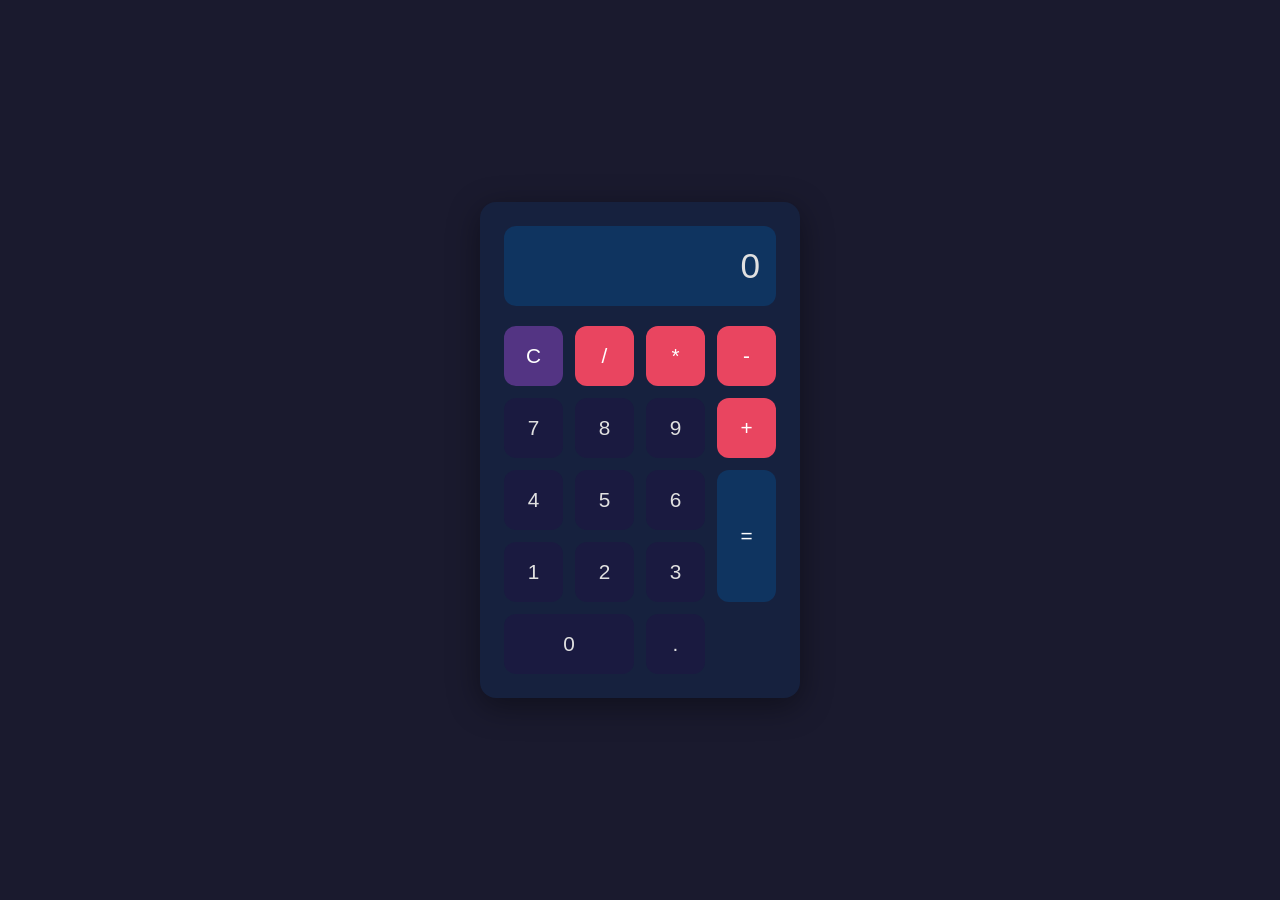
<file: LabTask3JS/index.html>
<!DOCTYPE html>
<html lang="en">
<head>
    <meta charset="UTF-8">
    <meta name="viewport" content="width=device-width, initial-scale=1.0">
    <title>Simple Calculator</title>
    <link rel="stylesheet" href="style.css">
</head>
<body>
    <div class="calculator">
        <div class="display" id="display">0</div>
        <div class="buttons">
            <button class="btn clear" onclick="clearDisplay()">C</button>
            <button class="btn operator" onclick="appendToDisplay('/')">/</button>
            <button class="btn operator" onclick="appendToDisplay('*')">*</button>
            <button class="btn operator" onclick="appendToDisplay('-')">-</button>

            <button class="btn number" onclick="appendToDisplay('7')">7</button>
            <button class="btn number" onclick="appendToDisplay('8')">8</button>
            <button class="btn number" onclick="appendToDisplay('9')">9</button>
            <button class="btn operator" onclick="appendToDisplay('+')">+</button>

            <button class="btn number" onclick="appendToDisplay('4')">4</button>
            <button class="btn number" onclick="appendToDisplay('5')">5</button>
            <button class="btn number" onclick="appendToDisplay('6')">6</button>
            <button class="btn equals" onclick="calculate()">=</button>

            <button class="btn number" onclick="appendToDisplay('1')">1</button>
            <button class="btn number" onclick="appendToDisplay('2')">2</button>
            <button class="btn number" onclick="appendToDisplay('3')">3</button>
            <button class="btn number zero" onclick="appendToDisplay('0')">0</button>
            <button class="btn number" onclick="appendToDisplay('.')">.</button>
        </div>
    </div>
    <script src="script.js"></script>
</body>
</html>
</file>
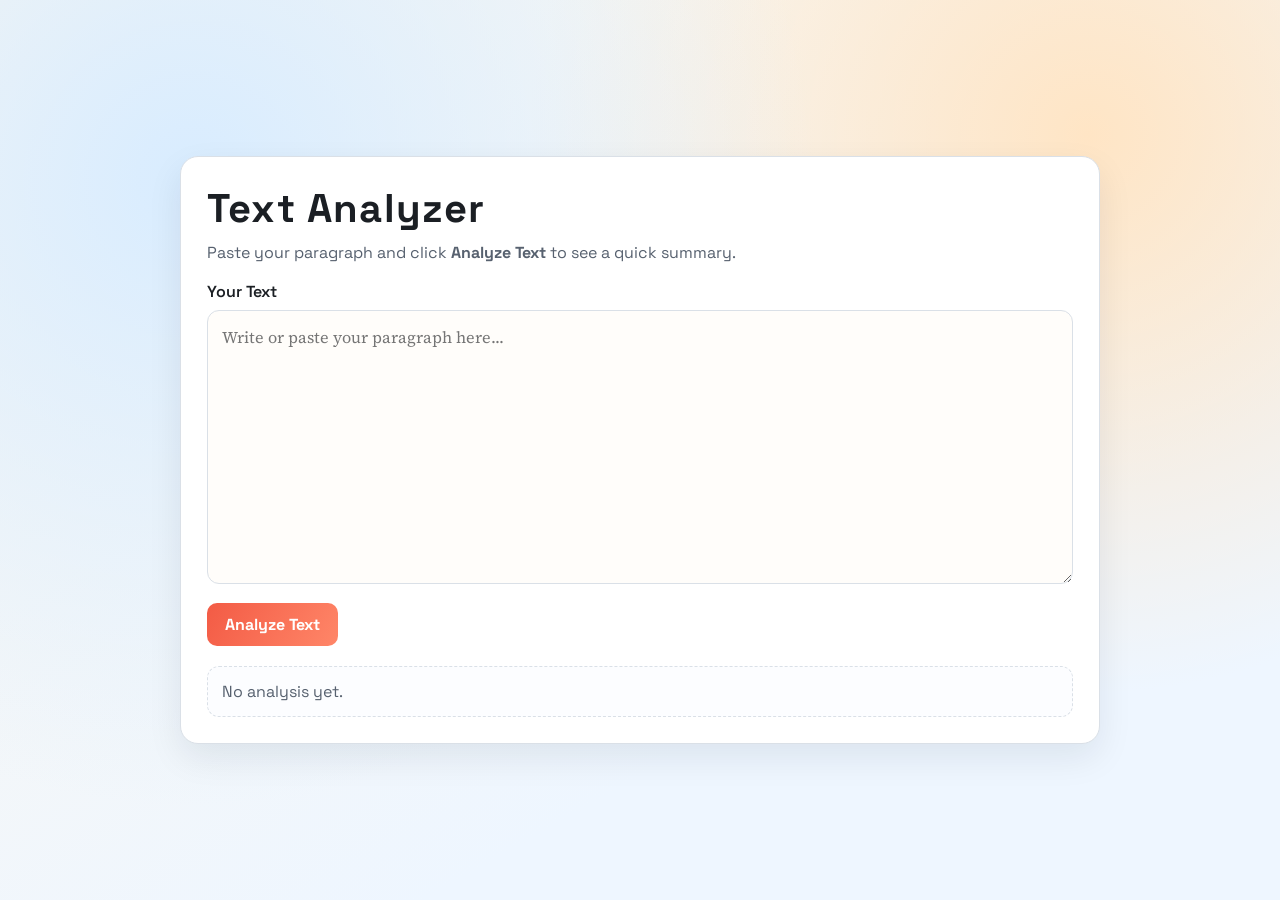
<file: LabTask5TextAnalyzer/index.html>
<!DOCTYPE html>
<html lang="en">
  <head>
    <meta charset="UTF-8" />
    <meta name="viewport" content="width=device-width, initial-scale=1.0" />
    <title>Lab Task 05 - Text Analyzer</title>
    <link rel="preconnect" href="https://fonts.googleapis.com" />
    <link rel="preconnect" href="https://fonts.gstatic.com" crossorigin />
    <link
      href="https://fonts.googleapis.com/css2?family=Space+Grotesk:wght@400;600;700&family=Source+Serif+4:opsz,wght@8..60,500&display=swap"
      rel="stylesheet"
    />
    <link rel="stylesheet" href="styles.css" />
  </head>
  <body>
    <main class="container">
      <section class="card">
        <h1>Text Analyzer</h1>
        <p class="subtitle">
          Paste your paragraph and click <strong>Analyze Text</strong> to see a quick summary.
        </p>

        <label for="inputText" class="label">Your Text</label>
        <textarea
          id="inputText"
          placeholder="Write or paste your paragraph here..."
          rows="10"
        ></textarea>

        <button id="analyzeBtn" type="button">Analyze Text</button>

        <div id="result" class="result" aria-live="polite">
          <p class="result-message">No analysis yet.</p>
        </div>
      </section>
    </main>

    <script src="script.js"></script>
  </body>
</html>
</file>
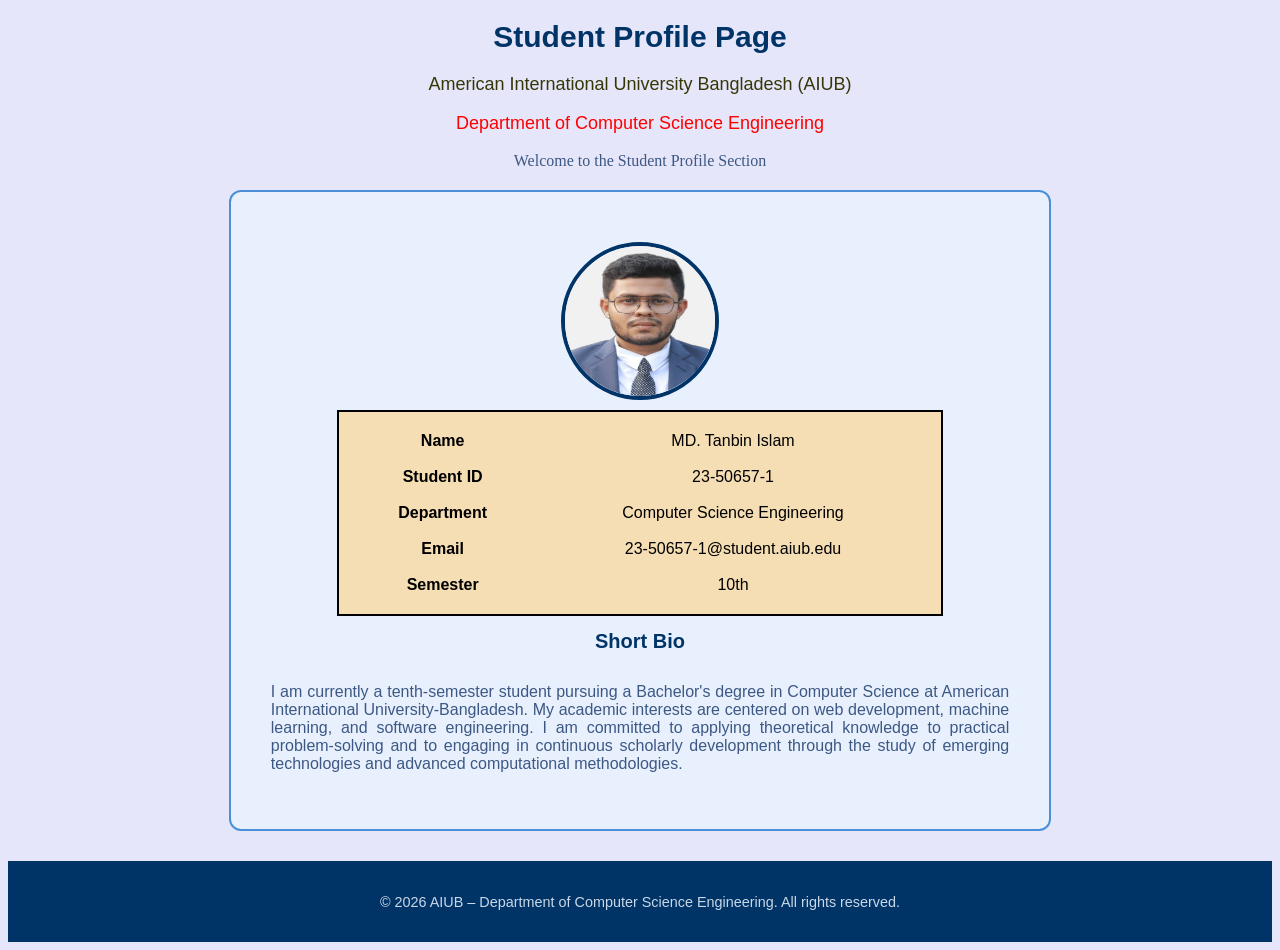
<file: LabTask1CSS/profile.html>
<!DOCTYPE html>
<html>
<head>
    <title>Student Profile Page</title>
    <link rel="stylesheet" href="style.css">
</head>
<body>

    <!-- Header -->
    <h1 align="center">Student Profile Page</h1>
    <p id="subtitle">American International University Bangladesh (AIUB)</p>
    <p class="dept">Department of Computer Science Engineering</p>
    <p style="color: rgb(60, 88, 131); text-align: center;">Welcome to the Student Profile Section</p>

    <!-- Profile Section -->
    <div class="profile-section">

        <img src="photo_2026-02-22_11-28-52.jpg" alt="Student Photo" id="profile-photo">

        <table>
            <tr>
                <td><strong>Name</strong></td>
                <td>MD. Tanbin Islam</td>
            </tr>
            <tr>
                <td><strong>Student ID</strong></td>
                <td>23-50657-1</td>
            </tr>
            <tr>
                <td><strong>Department</strong></td>
                <td>Computer Science Engineering</td>
            </tr>
            <tr>
                <td><strong>Email</strong></td>
                <td>23-50657-1@student.aiub.edu</td>
            </tr>
            <tr>
                <td><strong>Semester</strong></td>
                <td>10th</td>
            </tr>
        </table>

        <p id="bio-heading">Short Bio</p>
        <p class="bio">
            I am currently a tenth-semester student pursuing a Bachelor's degree in Computer Science
            at American International University-Bangladesh. My academic interests are centered on
            web development, machine learning, and software engineering. I am committed to applying
            theoretical knowledge to practical problem-solving and to engaging in continuous scholarly
            development through the study of emerging technologies and advanced computational methodologies.
        </p>

    </div>

    <!-- Footer -->
    <div class="footer">
        <p>&copy; 2026 AIUB &ndash; Department of Computer Science Engineering. All rights reserved.</p>
    </div>

</body>
</html>
</file>
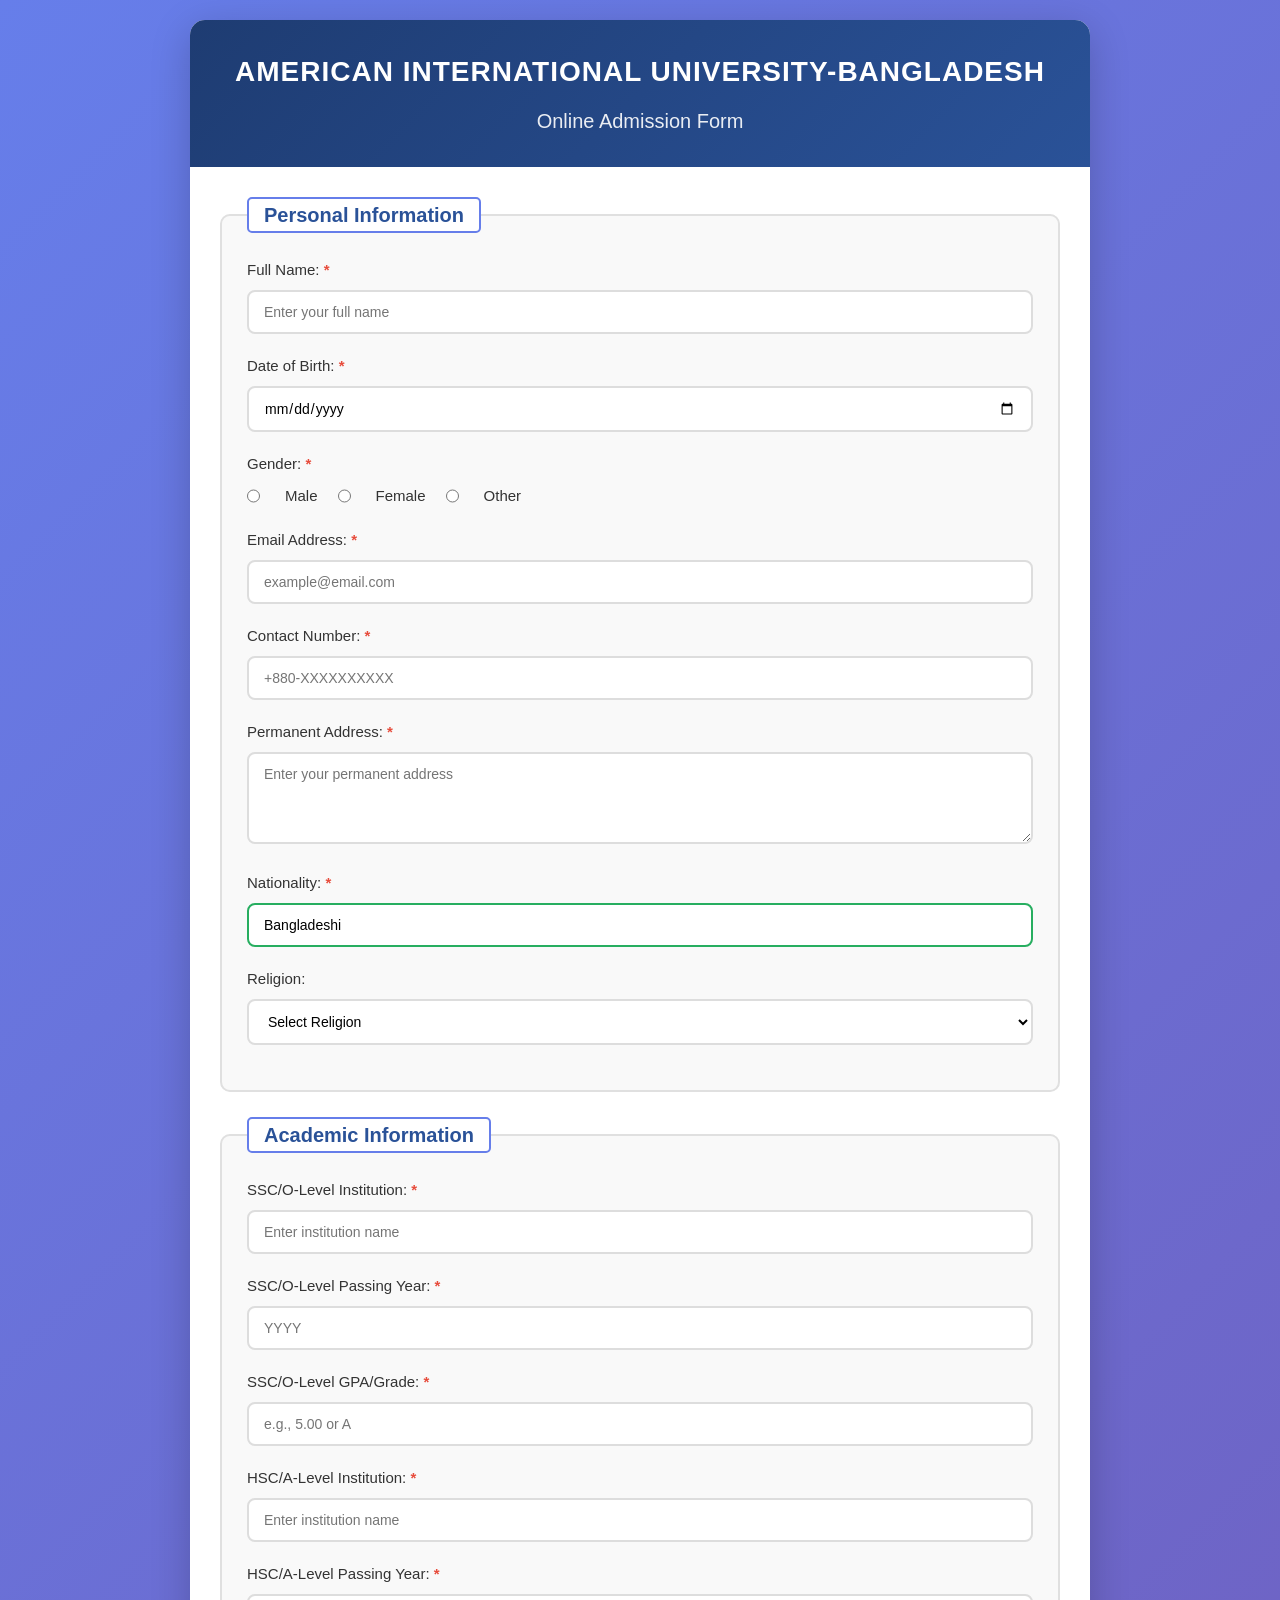
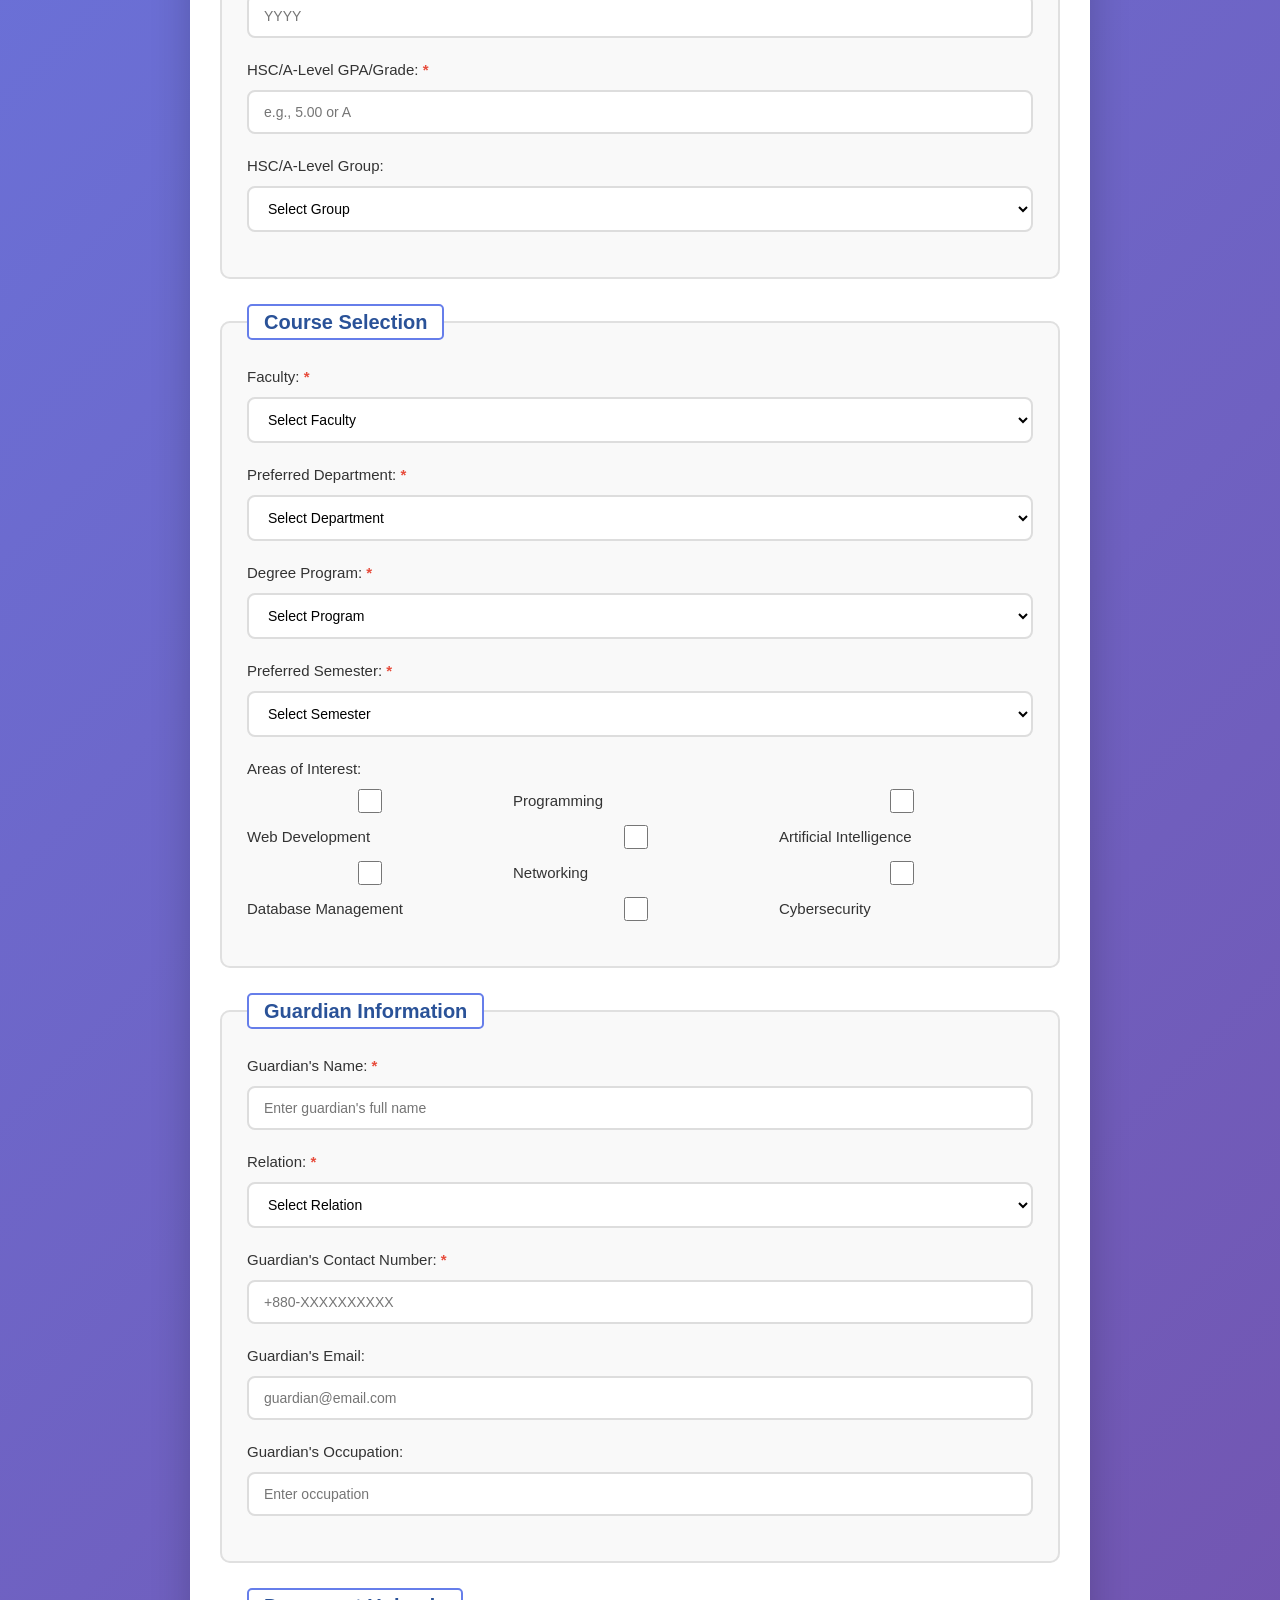
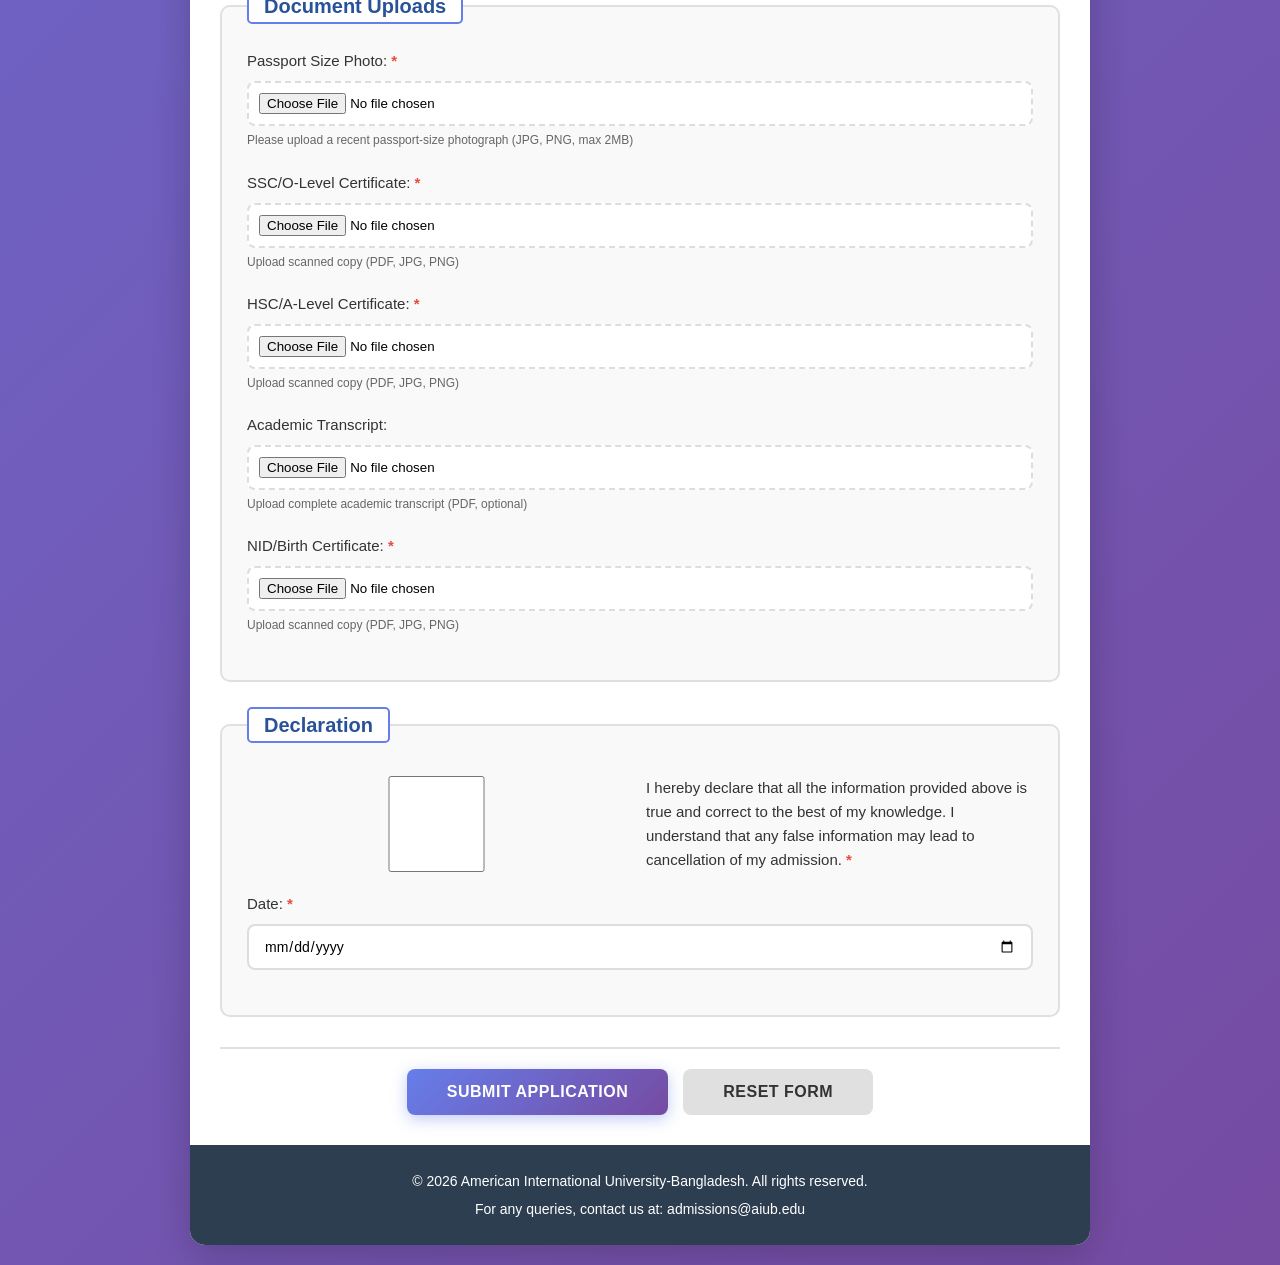
<file: LabTask2Html/admission-form.html>
<!DOCTYPE html>
<html lang="en">
<head>
    <meta charset="UTF-8">
    <meta name="viewport" content="width=device-width, initial-scale=1.0">
    <title>University Admission Form - AIUB</title>
    <link rel="stylesheet" href="styles.css">
</head>
<body>
    <div class="container">
        <header>
            <h1>American International University-Bangladesh</h1>
            <h2>Online Admission Form</h2>
        </header>

        <form action="#" method="post" enctype="multipart/form-data">
            
            <!-- Personal Information Section -->
            <fieldset>
                <legend>Personal Information</legend>
                
                <div class="form-group">
                    <label for="fullName">Full Name: <span class="required">*</span></label>
                    <input type="text" id="fullName" name="fullName" required maxlength="100" placeholder="Enter your full name">
                </div>

                <div class="form-group">
                    <label for="dob">Date of Birth: <span class="required">*</span></label>
                    <input type="date" id="dob" name="dob" required>
                </div>

                <div class="form-group">
                    <label>Gender: <span class="required">*</span></label>
                    <div class="radio-group">
                        <input type="radio" id="male" name="gender" value="male" required>
                        <label for="male">Male</label>
                        
                        <input type="radio" id="female" name="gender" value="female" required>
                        <label for="female">Female</label>
                        
                        <input type="radio" id="other" name="gender" value="other" required>
                        <label for="other">Other</label>
                    </div>
                </div>

                <div class="form-group">
                    <label for="email">Email Address: <span class="required">*</span></label>
                    <input type="email" id="email" name="email" required placeholder="example@email.com">
                </div>

                <div class="form-group">
                    <label for="phone">Contact Number: <span class="required">*</span></label>
                    <input type="text" id="phone" name="phone" required maxlength="15" placeholder="+880-XXXXXXXXXX">
                </div>

                <div class="form-group">
                    <label for="address">Permanent Address: <span class="required">*</span></label>
                    <textarea id="address" name="address" required rows="4" maxlength="200" placeholder="Enter your permanent address"></textarea>
                </div>

                <div class="form-group">
                    <label for="nationality">Nationality: <span class="required">*</span></label>
                    <input type="text" id="nationality" name="nationality" required maxlength="50" value="Bangladeshi">
                </div>

                <div class="form-group">
                    <label for="religion">Religion:</label>
                    <select id="religion" name="religion">
                        <option value="">Select Religion</option>
                        <option value="islam">Islam</option>
                        <option value="hinduism">Hinduism</option>
                        <option value="buddhism">Buddhism</option>
                        <option value="christianity">Christianity</option>
                        <option value="other">Other</option>
                    </select>
                </div>
            </fieldset>

            <!-- Academic Information Section -->
            <fieldset>
                <legend>Academic Information</legend>
                
                <div class="form-group">
                    <label for="sscInstitution">SSC/O-Level Institution: <span class="required">*</span></label>
                    <input type="text" id="sscInstitution" name="sscInstitution" required maxlength="100" placeholder="Enter institution name">
                </div>

                <div class="form-group">
                    <label for="sscYear">SSC/O-Level Passing Year: <span class="required">*</span></label>
                    <input type="text" id="sscYear" name="sscYear" required maxlength="4" placeholder="YYYY">
                </div>

                <div class="form-group">
                    <label for="sscGPA">SSC/O-Level GPA/Grade: <span class="required">*</span></label>
                    <input type="text" id="sscGPA" name="sscGPA" required maxlength="4" placeholder="e.g., 5.00 or A">
                </div>

                <div class="form-group">
                    <label for="hscInstitution">HSC/A-Level Institution: <span class="required">*</span></label>
                    <input type="text" id="hscInstitution" name="hscInstitution" required maxlength="100" placeholder="Enter institution name">
                </div>

                <div class="form-group">
                    <label for="hscYear">HSC/A-Level Passing Year: <span class="required">*</span></label>
                    <input type="text" id="hscYear" name="hscYear" required maxlength="4" placeholder="YYYY">
                </div>

                <div class="form-group">
                    <label for="hscGPA">HSC/A-Level GPA/Grade: <span class="required">*</span></label>
                    <input type="text" id="hscGPA" name="hscGPA" required maxlength="4" placeholder="e.g., 5.00 or A">
                </div>

                <div class="form-group">
                    <label for="hscGroup">HSC/A-Level Group:</label>
                    <select id="hscGroup" name="hscGroup">
                        <option value="">Select Group</option>
                        <option value="science">Science</option>
                        <option value="commerce">Commerce</option>
                        <option value="arts">Arts</option>
                        <option value="business">Business Studies</option>
                    </select>
                </div>
            </fieldset>

            <!-- Course Selection Section -->
            <fieldset>
                <legend>Course Selection</legend>
                
                <div class="form-group">
                    <label for="faculty">Faculty: <span class="required">*</span></label>
                    <select id="faculty" name="faculty" required>
                        <option value="">Select Faculty</option>
                        <option value="fst">Faculty of Science and Technology (FST)</option>
                        <option value="fba">Faculty of Business Administration (FBA)</option>
                        <option value="fass">Faculty of Arts and Social Sciences (FASS)</option>
                        <option value="fe">Faculty of Engineering (FE)</option>
                    </select>
                </div>

                <div class="form-group">
                    <label for="department">Preferred Department: <span class="required">*</span></label>
                    <select id="department" name="department" required>
                        <option value="">Select Department</option>
                        <option value="cs">Computer Science</option>
                        <option value="cse">Computer Science and Engineering</option>
                        <option value="eee">Electrical and Electronic Engineering</option>
                        <option value="ce">Civil Engineering</option>
                        <option value="bba">Business Administration</option>
                        <option value="economics">Economics</option>
                        <option value="english">English</option>
                        <option value="mba">MBA</option>
                    </select>
                </div>

                <div class="form-group">
                    <label for="degreeProgram">Degree Program: <span class="required">*</span></label>
                    <select id="degreeProgram" name="degreeProgram" required>
                        <option value="">Select Program</option>
                        <option value="undergraduate">Undergraduate (Bachelor's)</option>
                        <option value="graduate">Graduate (Master's)</option>
                    </select>
                </div>

                <div class="form-group">
                    <label for="semester">Preferred Semester: <span class="required">*</span></label>
                    <select id="semester" name="semester" required>
                        <option value="">Select Semester</option>
                        <option value="spring">Spring</option>
                        <option value="summer">Summer</option>
                        <option value="fall">Fall</option>
                    </select>
                </div>

                <div class="form-group">
                    <label>Areas of Interest:</label>
                    <div class="checkbox-group">
                        <input type="checkbox" id="programming" name="interests" value="programming">
                        <label for="programming">Programming</label>
                        
                        <input type="checkbox" id="webdev" name="interests" value="webdev">
                        <label for="webdev">Web Development</label>
                        
                        <input type="checkbox" id="ai" name="interests" value="ai">
                        <label for="ai">Artificial Intelligence</label>
                        
                        <input type="checkbox" id="networking" name="interests" value="networking">
                        <label for="networking">Networking</label>
                        
                        <input type="checkbox" id="database" name="interests" value="database">
                        <label for="database">Database Management</label>
                        
                        <input type="checkbox" id="cybersecurity" name="interests" value="cybersecurity">
                        <label for="cybersecurity">Cybersecurity</label>
                    </div>
                </div>
            </fieldset>

            <!-- Guardian Information Section -->
            <fieldset>
                <legend>Guardian Information</legend>
                
                <div class="form-group">
                    <label for="guardianName">Guardian's Name: <span class="required">*</span></label>
                    <input type="text" id="guardianName" name="guardianName" required maxlength="100" placeholder="Enter guardian's full name">
                </div>

                <div class="form-group">
                    <label for="guardianRelation">Relation: <span class="required">*</span></label>
                    <select id="guardianRelation" name="guardianRelation" required>
                        <option value="">Select Relation</option>
                        <option value="father">Father</option>
                        <option value="mother">Mother</option>
                        <option value="brother">Brother</option>
                        <option value="sister">Sister</option>
                        <option value="other">Other</option>
                    </select>
                </div>

                <div class="form-group">
                    <label for="guardianPhone">Guardian's Contact Number: <span class="required">*</span></label>
                    <input type="text" id="guardianPhone" name="guardianPhone" required maxlength="15" placeholder="+880-XXXXXXXXXX">
                </div>

                <div class="form-group">
                    <label for="guardianEmail">Guardian's Email:</label>
                    <input type="email" id="guardianEmail" name="guardianEmail" placeholder="guardian@email.com">
                </div>

                <div class="form-group">
                    <label for="guardianOccupation">Guardian's Occupation:</label>
                    <input type="text" id="guardianOccupation" name="guardianOccupation" maxlength="50" placeholder="Enter occupation">
                </div>
            </fieldset>

            <!-- Document Upload Section -->
            <fieldset>
                <legend>Document Uploads</legend>
                
                <div class="form-group">
                    <label for="photo">Passport Size Photo: <span class="required">*</span></label>
                    <input type="file" id="photo" name="photo" accept="image/*" required>
                    <small>Please upload a recent passport-size photograph (JPG, PNG, max 2MB)</small>
                </div>

                <div class="form-group">
                    <label for="sscCertificate">SSC/O-Level Certificate: <span class="required">*</span></label>
                    <input type="file" id="sscCertificate" name="sscCertificate" accept=".pdf,.jpg,.png" required>
                    <small>Upload scanned copy (PDF, JPG, PNG)</small>
                </div>

                <div class="form-group">
                    <label for="hscCertificate">HSC/A-Level Certificate: <span class="required">*</span></label>
                    <input type="file" id="hscCertificate" name="hscCertificate" accept=".pdf,.jpg,.png" required>
                    <small>Upload scanned copy (PDF, JPG, PNG)</small>
                </div>

                <div class="form-group">
                    <label for="transcript">Academic Transcript:</label>
                    <input type="file" id="transcript" name="transcript" accept=".pdf">
                    <small>Upload complete academic transcript (PDF, optional)</small>
                </div>

                <div class="form-group">
                    <label for="nidBirthCert">NID/Birth Certificate: <span class="required">*</span></label>
                    <input type="file" id="nidBirthCert" name="nidBirthCert" accept=".pdf,.jpg,.png" required>
                    <small>Upload scanned copy (PDF, JPG, PNG)</small>
                </div>
            </fieldset>

            <!-- Declaration Section -->
            <fieldset>
                <legend>Declaration</legend>
                
                <div class="form-group">
                    <div class="checkbox-group">
                        <input type="checkbox" id="declaration" name="declaration" required>
                        <label for="declaration">
                            I hereby declare that all the information provided above is true and correct to the best of my knowledge. 
                            I understand that any false information may lead to cancellation of my admission.
                            <span class="required">*</span>
                        </label>
                    </div>
                </div>

                <div class="form-group">
                    <label for="signatureDate">Date: <span class="required">*</span></label>
                    <input type="date" id="signatureDate" name="signatureDate" required>
                </div>
            </fieldset>

            <!-- Form Buttons -->
            <div class="form-actions">
                <button type="submit" class="btn btn-primary">Submit Application</button>
                <button type="reset" class="btn btn-secondary">Reset Form</button>
            </div>
        </form>

        <footer>
            <p>&copy; 2026 American International University-Bangladesh. All rights reserved.</p>
            <p>For any queries, contact us at: admissions@aiub.edu</p>
        </footer>
    </div>
</body>
</html>
</file>
<file: LabTask3JS/style.css>
* {
    margin: 0;
    padding: 0;
    box-sizing: border-box;
}

body {
    display: flex;
    justify-content: center;
    align-items: center;
    min-height: 100vh;
    background-color: #1a1a2e;
    font-family: 'Segoe UI', Tahoma, Geneva, Verdana, sans-serif;
}

.calculator {
    background-color: #16213e;
    border-radius: 16px;
    padding: 24px;
    box-shadow: 0 8px 32px rgba(0, 0, 0, 0.4);
    width: 320px;
}

.display {
    background-color: #0f3460;
    color: #e0e0e0;
    font-size: 2.2rem;
    text-align: right;
    padding: 20px 16px;
    border-radius: 12px;
    margin-bottom: 20px;
    min-height: 72px;
    word-break: break-all;
    display: flex;
    align-items: center;
    justify-content: flex-end;
}

.buttons {
    display: grid;
    grid-template-columns: repeat(4, 1fr);
    gap: 12px;
}

.btn {
    padding: 18px;
    font-size: 1.3rem;
    border: none;
    border-radius: 12px;
    cursor: pointer;
    transition: background-color 0.2s, transform 0.1s;
}

.btn:active {
    transform: scale(0.95);
}

.btn.number {
    background-color: #1a1a40;
    color: #e0e0e0;
}

.btn.number:hover {
    background-color: #2a2a50;
}

.btn.operator {
    background-color: #e94560;
    color: #fff;
}

.btn.operator:hover {
    background-color: #ff6b81;
}

.btn.clear {
    background-color: #533483;
    color: #fff;
}

.btn.clear:hover {
    background-color: #6c44a2;
}

.btn.equals {
    background-color: #0f3460;
    color: #fff;
    grid-row: span 2;
}

.btn.equals:hover {
    background-color: #1a4a7a;
}

.btn.zero {
    grid-column: span 2;
}
</file>
<file: LabTask5TextAnalyzer/styles.css>
:root {
  --bg-1: #fdf8ef;
  --bg-2: #d8ecff;
  --card: #ffffff;
  --ink: #1b1f24;
  --muted: #57616f;
  --accent: #f35b45;
  --accent-2: #0a84ff;
  --border: #dae0e7;
  --ok: #1f7a3d;
}

* {
  box-sizing: border-box;
}

body {
  margin: 0;
  min-height: 100vh;
  font-family: "Space Grotesk", sans-serif;
  color: var(--ink);
  background: radial-gradient(circle at 15% 20%, var(--bg-2), transparent 48%),
    radial-gradient(circle at 85% 15%, #ffe5c5, transparent 42%),
    linear-gradient(150deg, var(--bg-1), #eef6ff 70%);
  display: grid;
  place-items: center;
  padding: 20px;
}

.container {
  width: min(920px, 100%);
}

.card {
  background: var(--card);
  border: 1px solid var(--border);
  border-radius: 18px;
  padding: 26px;
  box-shadow: 0 14px 35px rgba(15, 26, 43, 0.08);
  animation: riseIn 450ms ease-out;
}

h1 {
  margin: 0 0 8px;
  font-size: clamp(1.6rem, 2vw + 1rem, 2.5rem);
  letter-spacing: 0.03em;
}

.subtitle {
  margin: 0 0 18px;
  color: var(--muted);
}

.label {
  display: inline-block;
  margin-bottom: 8px;
  font-weight: 600;
}

textarea {
  width: 100%;
  border: 1px solid var(--border);
  border-radius: 12px;
  padding: 14px;
  font-family: "Source Serif 4", serif;
  font-size: 1.02rem;
  line-height: 1.5;
  resize: vertical;
  transition: border-color 200ms ease, box-shadow 200ms ease;
  background: #fffdfa;
}

textarea:focus {
  outline: none;
  border-color: var(--accent-2);
  box-shadow: 0 0 0 4px rgba(10, 132, 255, 0.12);
}

button {
  margin-top: 14px;
  border: 0;
  background: linear-gradient(120deg, var(--accent), #ff8668);
  color: #fff;
  font: inherit;
  font-weight: 700;
  padding: 11px 18px;
  border-radius: 10px;
  cursor: pointer;
  transition: transform 120ms ease, filter 120ms ease;
}

button:hover {
  transform: translateY(-1px);
  filter: brightness(1.02);
}

button:active {
  transform: translateY(0);
}

.result {
  margin-top: 20px;
  border: 1px dashed var(--border);
  border-radius: 12px;
  padding: 14px;
  background: #fcfdff;
}

.result-message {
  margin: 0;
  color: var(--muted);
}

.result-list {
  list-style: none;
  margin: 0;
  padding: 0;
  display: grid;
  gap: 10px;
}

.result-list li {
  padding: 10px;
  border: 1px solid var(--border);
  border-radius: 9px;
  background: #ffffff;
}

.result-list strong {
  color: var(--ok);
}

.reversed {
  margin-top: 8px;
  word-break: break-word;
  color: #1f2933;
}

@keyframes riseIn {
  from {
    opacity: 0;
    transform: translateY(14px);
  }
  to {
    opacity: 1;
    transform: translateY(0);
  }
}

@media (max-width: 640px) {
  .card {
    padding: 18px;
  }
}
</file>
<file: LabTask1CSS/style.css>
/* ========================
   Element Selector - body
   ======================== */
body {
    background-color: lavender;
    font-family: 'Times New Roman', Times, serif;
}

/* ========================
   Element Selector - h1
   ======================== */
h1 {
    font-family: Arial, Helvetica, sans-serif;
    color: #003366;
    font-size: 30px;
}

/* ========================
   Element Selector - table
   ======================== */
table {
    margin-top: 10px;
    border: 2px solid black;
    background-color: wheat;
    padding: 10px;
    margin-left: auto;
    margin-right: auto;
    width: 80%;
}

td {
    padding: 8px 14px;
    font-family: 'Segoe UI', Tahoma, Geneva, Verdana, sans-serif;
    font-size: 16px;
}

/* ========================
   ID Selector - #subtitle
   ======================== */
#subtitle {
    color: rgb(54, 54, 7);
    font-family: 'Segoe UI', Tahoma, Geneva, Verdana, sans-serif;
    font-size: large;
    text-align: center;
}

/* ========================
   ID Selector - #profile-photo
   ======================== */
#profile-photo {
    display: block;
    width: 150px;
    height: 150px;
    border-radius: 50%;
    border: 4px solid #003366;
    margin-left: auto;
    margin-right: auto;
    margin-top: 20px;
    margin-bottom: 10px;
}

/* ========================
   ID Selector - #bio-heading
   ======================== */
#bio-heading {
    font-family: Arial, Helvetica, sans-serif;
    color: #003366;
    font-size: 20px;
    font-weight: bold;
    text-align: center;
    margin-top: 14px;
}

/* ========================
   Class Selector - .dept
   ======================== */
.dept {
    color: red;
    font-family: 'Lucida Sans', 'Lucida Sans Regular', 'Lucida Grande',
                 'Lucida Sans Unicode', Geneva, Verdana, sans-serif;
    font-size: large;
    text-align: center;
}

/* ========================
   Class Selector - .profile-section
   ======================== */
.profile-section {
    width: 60%;
    margin-top: 20px;
    margin-bottom: 30px;
    margin-left: auto;
    margin-right: auto;
    background-color: #e8f0fe;
    border: 2px solid #4a90d9;
    border-radius: 12px;
    padding: 30px;
    text-align: center;
}

/* ========================
   Class Selector - .bio
   ======================== */
.bio {
    color: rgb(60, 88, 131);
    font-family: 'Segoe UI', Tahoma, Geneva, Verdana, sans-serif;
    font-size: 1em;
    text-align: justify;
    margin-top: 10px;
    padding: 10px;
}

/* ========================
   Class Selector - .footer
   ======================== */
.footer {
    background-color: #003366;
    color: #c8d8e8;
    text-align: center;
    padding: 18px 20px;
    font-size: 0.9em;
    margin-top: 20px;
    font-family: Arial, Helvetica, sans-serif;
}
</file>
<file: LabTask2Html/styles.css>
/* Global Styles */
* {
    margin: 0;
    padding: 0;
    box-sizing: border-box;
}

body {
    font-family: 'Segoe UI', Tahoma, Geneva, Verdana, sans-serif;
    background: linear-gradient(135deg, #667eea 0%, #764ba2 100%);
    min-height: 100vh;
    padding: 20px;
    line-height: 1.6;
}

.container {
    max-width: 900px;
    margin: 0 auto;
    background: #ffffff;
    border-radius: 15px;
    box-shadow: 0 10px 40px rgba(0, 0, 0, 0.2);
    overflow: hidden;
}

/* Header Styles */
header {
    background: linear-gradient(135deg, #1e3c72 0%, #2a5298 100%);
    color: white;
    padding: 30px 20px;
    text-align: center;
}

header h1 {
    font-size: 28px;
    margin-bottom: 10px;
    text-transform: uppercase;
    letter-spacing: 1px;
}

header h2 {
    font-size: 20px;
    font-weight: 300;
    opacity: 0.9;
}

/* Form Styles */
form {
    padding: 30px;
}

fieldset {
    border: 2px solid #e0e0e0;
    border-radius: 10px;
    padding: 25px;
    margin-bottom: 25px;
    background: #f9f9f9;
    transition: all 0.3s ease;
}

fieldset:hover {
    border-color: #667eea;
    box-shadow: 0 5px 15px rgba(102, 126, 234, 0.1);
}

legend {
    font-size: 20px;
    font-weight: 600;
    color: #2a5298;
    padding: 0 15px;
    background: white;
    border-radius: 5px;
    border: 2px solid #667eea;
}

/* Form Group Styles */
.form-group {
    margin-bottom: 20px;
}

.form-group label {
    display: block;
    font-weight: 500;
    margin-bottom: 8px;
    color: #333;
    font-size: 15px;
}

.required {
    color: #e74c3c;
    font-weight: bold;
}

/* Input Styles */
input[type="text"],
input[type="email"],
input[type="date"],
select,
textarea {
    width: 100%;
    padding: 12px 15px;
    border: 2px solid #ddd;
    border-radius: 8px;
    font-size: 14px;
    transition: all 0.3s ease;
    font-family: inherit;
}

input[type="text"]:focus,
input[type="email"]:focus,
input[type="date"]:focus,
select:focus,
textarea:focus {
    outline: none;
    border-color: #667eea;
    box-shadow: 0 0 0 3px rgba(102, 126, 234, 0.1);
}

input[type="text"]:invalid:not(:placeholder-shown),
input[type="email"]:invalid:not(:placeholder-shown) {
    border-color: #e74c3c;
}

input[type="text"]:valid:not(:placeholder-shown),
input[type="email"]:valid:not(:placeholder-shown) {
    border-color: #27ae60;
}

/* Textarea */
textarea {
    resize: vertical;
    min-height: 80px;
}

/* Select Dropdown */
select {
    cursor: pointer;
    background-color: white;
}

/* Radio Button Styles */
.radio-group {
    display: flex;
    gap: 20px;
    flex-wrap: wrap;
    margin-top: 8px;
}

.radio-group input[type="radio"] {
    width: auto;
    margin-right: 5px;
    cursor: pointer;
    accent-color: #667eea;
}

.radio-group label {
    display: inline;
    font-weight: normal;
    cursor: pointer;
    margin: 0;
}

/* Checkbox Styles */
.checkbox-group {
    display: grid;
    grid-template-columns: repeat(auto-fit, minmax(200px, 1fr));
    gap: 12px;
    margin-top: 8px;
}

.checkbox-group input[type="checkbox"] {
    width: auto;
    margin-right: 8px;
    cursor: pointer;
    accent-color: #667eea;
}

.checkbox-group label {
    display: inline;
    font-weight: normal;
    cursor: pointer;
    margin: 0;
}

/* File Input Styles */
input[type="file"] {
    width: 100%;
    padding: 10px;
    border: 2px dashed #ddd;
    border-radius: 8px;
    cursor: pointer;
    transition: all 0.3s ease;
    background: white;
}

input[type="file"]:hover {
    border-color: #667eea;
    background: #f8f9ff;
}

small {
    display: block;
    margin-top: 5px;
    color: #666;
    font-size: 12px;
}

/* Button Styles */
.form-actions {
    display: flex;
    gap: 15px;
    justify-content: center;
    margin-top: 30px;
    padding-top: 20px;
    border-top: 2px solid #e0e0e0;
}

.btn {
    padding: 14px 40px;
    font-size: 16px;
    font-weight: 600;
    border: none;
    border-radius: 8px;
    cursor: pointer;
    transition: all 0.3s ease;
    text-transform: uppercase;
    letter-spacing: 0.5px;
}

.btn-primary {
    background: linear-gradient(135deg, #667eea 0%, #764ba2 100%);
    color: white;
    box-shadow: 0 4px 15px rgba(102, 126, 234, 0.4);
}

.btn-primary:hover {
    transform: translateY(-2px);
    box-shadow: 0 6px 20px rgba(102, 126, 234, 0.6);
}

.btn-primary:active {
    transform: translateY(0);
}

.btn-secondary {
    background: #e0e0e0;
    color: #333;
}

.btn-secondary:hover {
    background: #d0d0d0;
    transform: translateY(-2px);
}

/* Footer Styles */
footer {
    background: #2c3e50;
    color: white;
    text-align: center;
    padding: 20px;
    font-size: 14px;
}

footer p {
    margin: 5px 0;
}

/* Responsive Design */
@media (max-width: 768px) {
    .container {
        margin: 10px;
        border-radius: 10px;
    }

    header h1 {
        font-size: 22px;
    }

    header h2 {
        font-size: 16px;
    }

    form {
        padding: 20px;
    }

    fieldset {
        padding: 15px;
    }

    legend {
        font-size: 18px;
    }

    .radio-group {
        flex-direction: column;
        gap: 10px;
    }

    .checkbox-group {
        grid-template-columns: 1fr;
    }

    .form-actions {
        flex-direction: column;
    }

    .btn {
        width: 100%;
    }
}

@media (max-width: 480px) {
    header h1 {
        font-size: 18px;
    }

    header h2 {
        font-size: 14px;
    }

    legend {
        font-size: 16px;
        padding: 0 10px;
    }

    .form-group label {
        font-size: 14px;
    }

    input[type="text"],
    input[type="email"],
    input[type="date"],
    select,
    textarea {
        padding: 10px;
        font-size: 13px;
    }
}

/* Loading Animation for Form Submission */
@keyframes spin {
    0% { transform: rotate(0deg); }
    100% { transform: rotate(360deg); }
}

/* Accessibility Improvements */
input:focus,
select:focus,
textarea:focus,
button:focus {
    outline: 3px solid #667eea;
    outline-offset: 2px;
}

/* Print Styles */
@media print {
    body {
        background: white;
        padding: 0;
    }

    .container {
        box-shadow: none;
        max-width: 100%;
    }

    .btn {
        display: none;
    }

    fieldset {
        page-break-inside: avoid;
    }
}
</file>
